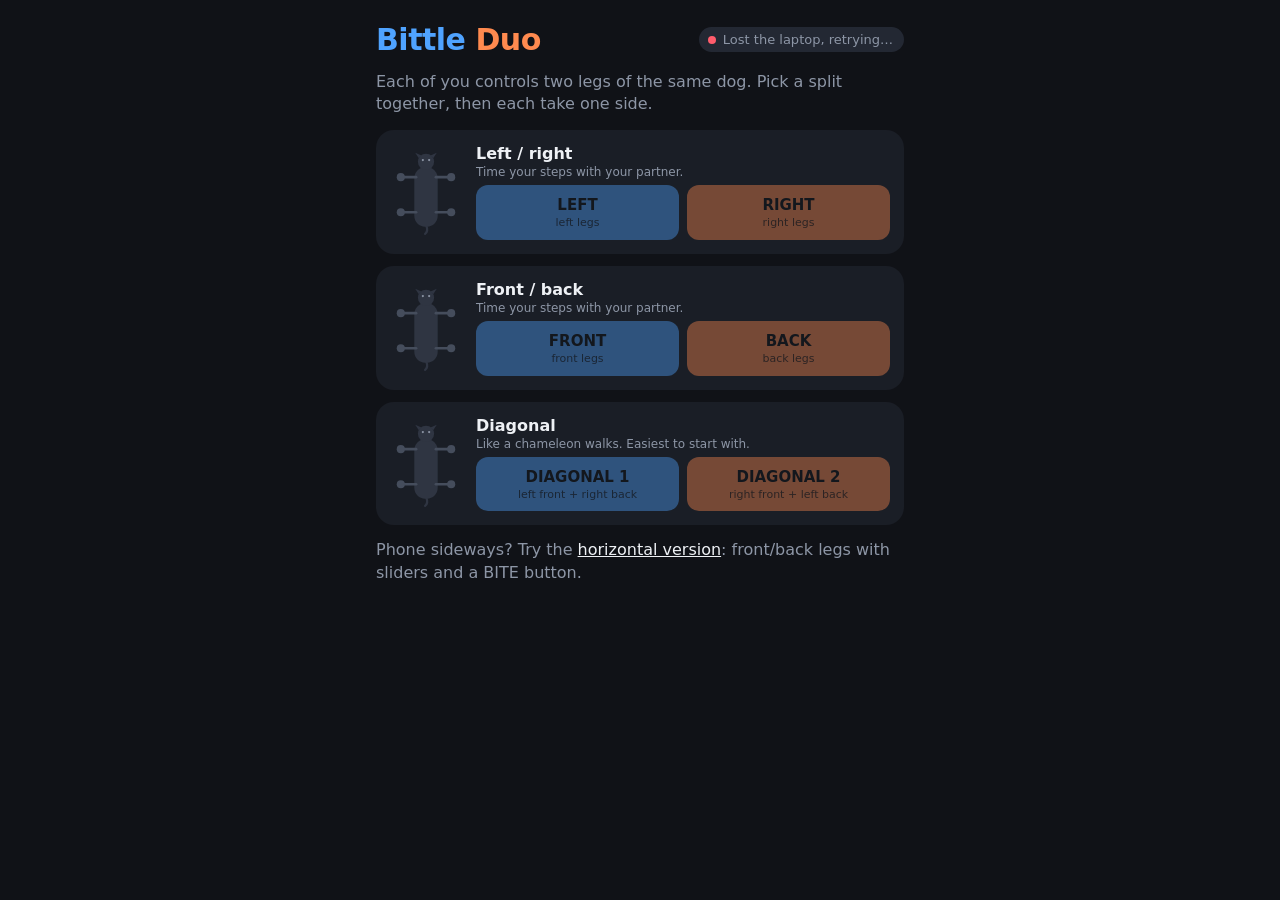
<file: software/two-player-controller/static/index.html>
<!doctype html>
<html lang="en">
<head>
<meta charset="utf-8">
<meta name="viewport" content="width=device-width, initial-scale=1, maximum-scale=1, user-scalable=no, viewport-fit=cover">
<meta name="theme-color" content="#101217">
<title>Bittle Duo</title>
<style>
  :root {
    --bg:#101217; --panel:#1a1e26; --panel-2:#232833; --line:#2f3542;
    --text:#eef1f5; --muted:#8d96a6;
    --a:#4fa3ff; --b:#ff8a4f; --up:#7cf29c; --bad:#ff5c6c;
    --side:var(--a); --other:var(--b);
    --r:18px;
  }
  * { box-sizing:border-box; -webkit-user-select:none; user-select:none; -webkit-tap-highlight-color:transparent; }
  html, body { margin:0; height:100%; background:var(--bg); color:var(--text);
    font-family:system-ui, -apple-system, "Segoe UI", sans-serif; overscroll-behavior:none; }
  body { display:flex; flex-direction:column;
    padding:env(safe-area-inset-top) env(safe-area-inset-right) env(safe-area-inset-bottom) env(safe-area-inset-left); }
  button { font:inherit; color:inherit; cursor:pointer; }
  .hidden { display:none !important; }

  /* ---------- connection pill ---------- */
  .pill { display:inline-flex; align-items:center; gap:7px; padding:5px 11px 5px 9px; border-radius:99px;
    background:var(--panel-2); color:var(--muted); font-size:13px; white-space:nowrap; }
  .pill::before { content:""; width:8px; height:8px; border-radius:50%; background:var(--bad); }
  .pill.ok::before { background:var(--up); }
  .pill.wait::before { background:#f5c84c; }

  /* ---------- role picker ---------- */
  #pick { flex:1; overflow-y:auto; padding:22px 16px 28px; display:flex; flex-direction:column; gap:14px;
    max-width:560px; width:100%; margin:0 auto; }
  #pick .top { display:flex; align-items:center; justify-content:space-between; gap:10px; }
  #pick h1 { margin:0; font-size:30px; letter-spacing:-.5px; }
  #pick h1 span { color:var(--a); } #pick h1 span + span { color:var(--b); }
  #pick .intro { margin:0; color:var(--muted); line-height:1.4; }
  .split { background:var(--panel); border-radius:var(--r); padding:14px; display:grid;
    grid-template-columns:72px 1fr; gap:6px 14px; align-items:center; }
  .split svg { grid-row:span 2; width:72px; height:90px; }
  .split h2 { margin:0; font-size:16px; }
  .split h2 small { display:block; color:var(--muted); font-weight:400; font-size:12px; margin-top:2px; }
  .split .pair { display:flex; gap:8px; }
  .role { flex:1; position:relative; border:0; border-radius:12px; padding:12px 6px 10px; font-weight:800;
    font-size:15px; color:#0b0d10; line-height:1.15; }
  .role small { display:block; font-size:11px; font-weight:500; opacity:.75; margin-top:3px; }
  .role.a { background:var(--a); } .role.b { background:var(--b); }
  .role:active { transform:scale(.97); }
  .role:disabled { opacity:.4; }
  .role .taken { position:absolute; top:-7px; right:-5px; background:var(--text); color:#0b0d10; font-size:10px;
    font-weight:700; padding:2px 6px; border-radius:99px; }

  /* ---------- play screen ---------- */
  #play { flex:1; min-height:0; display:grid; gap:10px; padding:10px;
    grid-template-areas:"bar bar" "dog dog" "p0 p1"; grid-template-columns:1fr 1fr; grid-template-rows:auto auto 1fr; }
  .bar { grid-area:bar; display:flex; align-items:center; gap:8px; }
  .me { display:flex; align-items:center; gap:8px; font-weight:800; font-size:15px; white-space:nowrap; flex:none; }
  .me::before { content:""; width:12px; height:12px; border-radius:4px; background:var(--side); flex:none; }
  .bar .pill { margin-left:auto; overflow:hidden; text-overflow:ellipsis; min-width:0; }
  .icon { flex:none; width:40px; height:40px; border:0; border-radius:12px; background:var(--panel-2);
    display:grid; place-items:center; }
  .icon svg { width:20px; height:20px; stroke:var(--text); fill:none; stroke-width:2; stroke-linecap:round; stroke-linejoin:round; }
  .icon:active { background:var(--line); }

  .dogwrap { grid-area:dog; display:flex; align-items:center; justify-content:center; gap:14px;
    background:var(--panel); border-radius:var(--r); padding:6px 12px; }
  #dog { width:120px; height:140px; flex:none; }
  .legend { display:flex; flex-direction:column; gap:6px; font-size:12px; color:var(--muted); }
  .legend i { display:inline-block; width:10px; height:10px; border-radius:50%; margin-right:6px; vertical-align:-1px; }

  .pad { position:relative; border-radius:var(--r); background:var(--panel); touch-action:none; overflow:hidden;
    outline:2px solid transparent; outline-offset:-2px; transition:outline-color .15s, background .15s; min-height:0; }
  .pad[data-slot="0"] { grid-area:p0; } .pad[data-slot="1"] { grid-area:p1; }
  .pad.active { outline-color:var(--side); background:var(--panel-2); }
  .pad.lifted { outline-color:var(--up); }
  .pad .name { position:absolute; top:10px; left:0; right:0; text-align:center; font-weight:800; font-size:14px; }
  .pad .state { position:absolute; top:29px; left:0; right:0; text-align:center; font-size:11px; letter-spacing:.08em;
    text-transform:uppercase; color:var(--muted); }
  .pad.lifted .state { color:var(--up); }
  .pad .edge { position:absolute; left:0; right:0; text-align:center; color:var(--muted); font-size:11px; }
  .pad .fwd { top:48px; } .pad .back { bottom:8px; }
  .pad .track { position:absolute; left:50%; top:68px; bottom:30px; width:6px; margin-left:-3px;
    border-radius:3px; background:var(--line); }
  .pad .track::after { content:""; position:absolute; left:-8px; right:-8px; top:50%; height:2px; margin-top:-1px;
    background:var(--line); border-radius:1px; }
  .pad .fill { position:absolute; left:50%; width:6px; margin-left:-3px; border-radius:3px; background:var(--side); opacity:.55; }
  .pad .side { position:absolute; top:50%; font-size:18px; color:var(--line); margin-top:-12px; transition:color .15s; }
  .pad .side.l { left:10px; } .pad .side.r { right:10px; }
  .pad.active .side { color:var(--muted); }
  .pad.lifted .side { color:var(--up); }
  .pad .foot { position:absolute; left:50%; width:58px; height:58px; margin:-29px 0 0 -29px; border-radius:50%;
    background:var(--side); box-shadow:0 4px 14px rgba(0,0,0,.35); display:grid; place-items:center;
    transition:background .1s, box-shadow .1s; will-change:transform, top; }
  .pad .foot::after { content:""; width:18px; height:18px; border-radius:50%; background:rgba(0,0,0,.18); }
  .pad .foot.lifted { background:var(--up); box-shadow:0 0 0 10px rgba(124,242,156,.22), 0 10px 22px rgba(0,0,0,.45); }
  .pad .coach { position:absolute; left:8px; right:8px; bottom:34px; text-align:center; font-size:12px;
    color:var(--muted); line-height:1.4; pointer-events:none; transition:opacity .3s; }
  .pad.used .coach { opacity:0; }

  /* landscape phone: pads left and right, dog in the middle, one thumb per pad */
  @media (orientation:landscape) and (max-height:540px) {
    #play { grid-template-areas:"bar bar bar" "p0 dog p1"; grid-template-columns:1fr auto 1fr; grid-template-rows:auto 1fr; }
    .dogwrap { flex-direction:column; padding:10px; }
    #dog { width:110px; height:130px; }
  }

  /* toast */
  #toast { position:fixed; left:50%; bottom:calc(18px + env(safe-area-inset-bottom)); transform:translate(-50%, 20px);
    background:var(--text); color:#0b0d10; padding:9px 14px; border-radius:12px; font-size:14px; font-weight:600;
    opacity:0; transition:opacity .2s, transform .2s; pointer-events:none; }
  #toast.show { opacity:1; transform:translate(-50%, 0); }
</style>
</head>
<body>

<!-- ======================= pick a role ======================= -->
<section id="pick">
  <div class="top">
    <h1><span>Bittle</span> <span>Duo</span></h1>
    <span class="pill" id="conn">Connecting…</span>
  </div>
  <p class="intro">Each of you controls two legs of the same dog. Pick a split together, then each take one side.</p>
  <div id="splits"></div>
  <p class="intro">Phone sideways? Try the <a href="/horizontal" style="color:var(--text)">horizontal version</a>: front/back legs with sliders and a BITE button.</p>
</section>

<!-- ======================= play ======================= -->
<section id="play" class="hidden">
  <div class="bar">
    <span class="me" id="who"></span>
    <span class="pill" id="info"></span>
    <button class="icon" id="reset" aria-label="Reset legs" title="Reset legs">
      <svg viewBox="0 0 24 24"><path d="M3 12a9 9 0 1 0 3-6.7"/><path d="M3 4v5h5"/></svg></button>
    <button class="icon" id="switch" aria-label="Switch role" title="Switch role">
      <svg viewBox="0 0 24 24"><path d="M7 7h13l-4-4"/><path d="M17 17H4l4 4"/></svg></button>
  </div>

  <div class="dogwrap">
    <svg id="dog" viewBox="0 0 160 190" aria-label="Dog seen from above, head at the top"></svg>
    <div class="legend">
      <span><i style="background:var(--side)"></i>your legs</span>
      <span><i style="background:var(--other)"></i>partner</span>
      <span><i style="background:var(--up)"></i>foot lifted</span>
    </div>
  </div>

  <div class="pad" data-slot="0">
    <div class="name"></div><div class="state">foot down</div>
    <div class="edge fwd">▲ forward</div>
    <div class="track"></div><div class="fill"></div>
    <div class="side l">‹</div><div class="side r">›</div>
    <div class="coach">Hold and slide<br><b>sideways</b> to lift,<br><b>up/down</b> to swing.<br>Let go to put it down.</div>
    <div class="foot"></div>
    <div class="edge back">▼ back</div>
  </div>
  <div class="pad" data-slot="1">
    <div class="name"></div><div class="state">foot down</div>
    <div class="edge fwd">▲ forward</div>
    <div class="track"></div><div class="fill"></div>
    <div class="side l">‹</div><div class="side r">›</div>
    <div class="coach">Hold and slide<br><b>sideways</b> to lift,<br><b>up/down</b> to swing.<br>Let go to put it down.</div>
    <div class="foot"></div>
    <div class="edge back">▼ back</div>
  </div>
</section>

<div id="toast"></div>

<script>
// Labels and colours live here. Which legs each role controls comes from the
// server (ROLES in server.py), in every status message: see ws.onmessage.
const ROLES = {
  left:  { name:'LEFT',       legs:[], partner:'right', color:'a', sub:'left legs' },
  right: { name:'RIGHT',      legs:[], partner:'left',  color:'b', sub:'right legs' },
  front: { name:'FRONT',      legs:[], partner:'back',  color:'a', sub:'front legs' },
  back:  { name:'BACK',       legs:[], partner:'front', color:'b', sub:'back legs' },
  diag1: { name:'DIAGONAL 1', legs:[], partner:'diag2', color:'a', sub:'left front + right back', short:'DIAG 1' },
  diag2: { name:'DIAGONAL 2', legs:[], partner:'diag1', color:'b', sub:'right front + left back', short:'DIAG 2' },
};
let rolesKnown = false;
const SPLITS = [
  { title:'Left / right',  note:'Time your steps with your partner.', roles:['left','right'] },
  { title:'Front / back',  note:'Time your steps with your partner.', roles:['front','back'] },
  { title:'Diagonal',      note:'Like a chameleon walks. Easiest to start with.', roles:['diag1','diag2'] },
];
const LEG_NAMES = { FL:'Left front', FR:'Right front', BL:'Left back', BR:'Right back' };
const LIFTED = 0.3;   // same threshold the old page used for "foot is up"

const $ = id => document.getElementById(id);
const legs = { FL:{swing:0,lift:0}, FR:{swing:0,lift:0}, BL:{swing:0,lift:0}, BR:{swing:0,lift:0} };
let role = null, ws = null, players = {}, connected = false;
const dragging = {}, dirty = new Set();
const mine = name => role && ROLES[role].legs.includes(name);
const cssColor = c => c === 'a' ? 'var(--a)' : 'var(--b)';

// ---------------------------------------------------------------- dog drawing
// Top-down dog, head at the top. colorOf(name) gives each leg's colour.
const HIP  = { FL:[58,62], FR:[102,62], BL:[58,140], BR:[102,140] };
const FOOT = { FL:[24,62], FR:[136,62], BL:[24,140], BR:[136,140] };
function dogSVG(state, colorOf, big) {
  let s = '<path d="M80 168 q6 14 -2 20" stroke="#2f3542" stroke-width="5" fill="none" stroke-linecap="round"/>' +
          '<rect x="54" y="40" width="52" height="132" rx="24" fill="#2f3542"/>' +
          '<path d="M64 20 l-8 -12 l14 6 z M96 20 l8 -12 l-14 6 z" fill="#2f3542"/>' +
          '<circle cx="80" cy="28" r="18" fill="#2f3542"/>' +
          '<circle cx="73" cy="24" r="2.4" fill="#8d96a6"/><circle cx="87" cy="24" r="2.4" fill="#8d96a6"/>';
  for (const name in HIP) {
    const [hx, hy] = HIP[name], [fx, fy0] = FOOT[name], leg = state[name];
    const fy = fy0 - leg.swing * 20;
    const up = leg.lift > LIFTED;
    const r = (big && mine(name) ? 11 : 9) + leg.lift * 4;
    const col = up ? 'var(--up)' : colorOf(name);
    if (up) s += `<circle cx="${fx}" cy="${fy}" r="${r + 6}" fill="var(--up)" opacity=".22"/>`;
    s += `<line x1="${hx}" y1="${hy}" x2="${fx}" y2="${fy}" stroke="#454d5c" stroke-width="6" stroke-linecap="round"/>` +
         `<circle cx="${fx}" cy="${fy}" r="${r}" fill="${col}"` +
         (big && !mine(name) && !up ? ' opacity=".7"' : '') + '/>';
  }
  return s;
}

// ---------------------------------------------------------------- role picker
function buildPicker() {
  const flat = { FL:{swing:0,lift:0}, FR:{swing:0,lift:0}, BL:{swing:0,lift:0}, BR:{swing:0,lift:0} };
  $('splits').innerHTML = SPLITS.map(sp => {
    const [ra, rb] = sp.roles;
    // until the server has said which legs each role has, draw grey legs and keep the buttons off
    const svg = dogSVG(flat, n => !rolesKnown ? '#454d5c' : ROLES[ra].legs.includes(n) ? 'var(--a)' : 'var(--b)', false);
    const btn = r => `<button class="role ${ROLES[r].color}" data-role="${r}"${rolesKnown ? '' : ' disabled'}>${ROLES[r].name}` +
                     `<small>${ROLES[r].sub}</small><span class="taken hidden"></span></button>`;
    return `<div class="split"><svg viewBox="0 0 160 190" aria-hidden="true">${svg}</svg>` +
           `<h2>${sp.title}<small>${sp.note}</small></h2><div class="pair">${btn(ra)}${btn(rb)}</div></div>`;
  }).join('');
  $('splits').style.cssText = 'display:flex;flex-direction:column;gap:12px';
  document.querySelectorAll('.role').forEach(b => b.onclick = () => join(b.dataset.role));
}
function renderPicker() {
  document.querySelectorAll('.role').forEach(b => {
    const n = (players[b.dataset.role] || 0) - (b.dataset.role === role ? 1 : 0);
    const tag = b.querySelector('.taken');
    tag.classList.toggle('hidden', n <= 0);
    tag.textContent = n === 1 ? '1 playing' : `${n} playing`;
  });
}

// ---------------------------------------------------------------- connection
function setConn(text, cls) {
  for (const el of [$('conn'), $('info')]) { el.className = 'pill ' + cls; }
  $('conn').textContent = text;
}
function connect() {
  ws = new WebSocket(`ws://${location.host}/ws`);
  ws.onopen = () => {
    connected = true; setConn('Connected', 'ok');
    if (role) ws.send(JSON.stringify({type:'join', role}));
    render();
  };
  ws.onclose = () => {
    connected = false; setConn('Lost the laptop, retrying…', '');
    $('info').textContent = 'Reconnecting…';
    setTimeout(connect, 1000);
  };
  ws.onmessage = e => {
    const msg = JSON.parse(e.data);
    if (msg.type !== 'status') return;
    let rolesChanged = !rolesKnown;
    for (const r in msg.roles) {
      if (!ROLES[r]) continue;
      if (ROLES[r].legs.join() !== msg.roles[r].join()) rolesChanged = true;
      ROLES[r].legs = msg.roles[r];
    }
    if (rolesChanged) { rolesKnown = true; buildPicker(); if (role) labelPads(); }
    players = msg.players;
    for (const name in msg.legs) if (!mine(name) || !dragging[name]) legs[name] = msg.legs[name];
    render();
  };
}

// ---------------------------------------------------------------- joining
function join(r) {
  role = r;
  const R = ROLES[r];
  document.documentElement.style.setProperty('--side', cssColor(R.color));
  document.documentElement.style.setProperty('--other', cssColor(R.color === 'a' ? 'b' : 'a'));
  $('who').textContent = R.short || R.name;
  labelPads();
  $('pick').classList.add('hidden');
  $('play').classList.remove('hidden');
  if (ws && ws.readyState === 1) ws.send(JSON.stringify({type:'join', role}));
  inRole = true; keepAwake();
  render();
}
function labelPads() {
  document.querySelectorAll('.pad').forEach(pad =>
    pad.querySelector('.name').textContent = LEG_NAMES[ROLES[role].legs[pad.dataset.slot]] || '');
}
$('switch').onclick = () => {
  inRole = false; releaseAwake();
  $('play').classList.add('hidden');
  $('pick').classList.remove('hidden');
  renderPicker();
};
$('reset').onclick = () => {
  if (ws && ws.readyState === 1) { ws.send(JSON.stringify({type:'reset'})); toast('All four feet back to the middle'); buzz(20); }
};

// ---------------------------------------------------------------- pads
// Relative drag, so touching a pad never makes the leg jump.
document.querySelectorAll('.pad').forEach(pad => {
  let start = null;
  const name = () => ROLES[role].legs[pad.dataset.slot];
  pad.addEventListener('pointerdown', e => {
    if (!role) return;
    pad.setPointerCapture(e.pointerId);
    start = { x:e.clientX, y:e.clientY, swing:legs[name()].swing, leg:name(), up:false };
    dragging[start.leg] = true;
    pad.classList.add('active', 'used');
  });
  pad.addEventListener('pointermove', e => {
    if (!start) return;
    const r = pad.getBoundingClientRect();
    const leg = legs[start.leg];
    leg.swing = Math.max(-1, Math.min(1, start.swing + (start.y - e.clientY) / (r.height * 0.4)));
    leg.lift = Math.min(1, Math.abs(e.clientX - start.x) / (r.width * 0.35));
    const up = leg.lift > LIFTED;
    if (up !== start.up) { start.up = up; buzz(up ? 12 : 8); }
    dirty.add(start.leg); render();
  });
  const end = () => {
    if (!start) return;
    if (start.up) buzz(8);
    dragging[start.leg] = false; legs[start.leg].lift = 0; dirty.add(start.leg);
    start = null; pad.classList.remove('active'); render();
  };
  pad.addEventListener('pointerup', end);
  pad.addEventListener('pointercancel', end);
});

// send at most ~20 times a second
setInterval(() => {
  if (!ws || ws.readyState !== 1) return;
  for (const name of dirty) ws.send(JSON.stringify({type:'leg', leg:name, ...legs[name]}));
  dirty.clear();
}, 50);

// ---------------------------------------------------------------- render
function render() {
  renderPicker();
  if (!role) return;
  const partner = ROLES[role].partner;
  if (connected) {
    const here = players[partner] > 0;
    $('info').className = 'pill ' + (here ? 'ok' : 'wait');
    $('info').textContent = here ? 'Partner is here' : 'Waiting for partner';
    $('info').title = here ? `${ROLES[partner].name} player is here` : `Waiting for the ${ROLES[partner].name} player`;
  }
  document.querySelectorAll('.pad').forEach(pad => {
    const leg = legs[ROLES[role].legs[pad.dataset.slot]];
    const foot = pad.querySelector('.foot'), fill = pad.querySelector('.fill');
    const top = 68, h = pad.clientHeight - 68 - 30;
    const mid = top + h / 2, y = top + h * (1 - (leg.swing + 1) / 2);
    foot.style.top = y + 'px';
    foot.style.transform = `scale(${1 + leg.lift * 0.3})`;
    fill.style.top = Math.min(mid, y) + 'px';
    fill.style.height = Math.abs(mid - y) + 'px';
    const up = leg.lift > LIFTED;
    foot.classList.toggle('lifted', up);
    pad.classList.toggle('lifted', up);
    pad.querySelector('.state').textContent = up ? 'foot lifted' : 'foot down';
  });
  $('dog').innerHTML = dogSVG(legs, n => mine(n) ? 'var(--side)' : 'var(--other)', true);
}

// ---------------------------------------------------------------- little helpers
function buzz(ms) { try { navigator.vibrate && navigator.vibrate(ms); } catch (e) {} }
let toastTimer;
function toast(text) {
  $('toast').textContent = text; $('toast').classList.add('show');
  clearTimeout(toastTimer); toastTimer = setTimeout(() => $('toast').classList.remove('show'), 1600);
}
// Keep the phone screen on while playing. Browsers only allow this on https:// or
// localhost; the phones open http://<laptop IP>, so there we show a tip once instead.
let wakeLock = null, inRole = false, wakeTipShown = false;
async function keepAwake() {
  if (!window.isSecureContext || !('wakeLock' in navigator)) {
    if (!wakeTipShown) { wakeTipShown = true; toast('Tip: set your screen timeout longer'); }
    return;
  }
  try {
    if (!wakeLock) {
      wakeLock = await navigator.wakeLock.request('screen');
      wakeLock.addEventListener('release', () => { wakeLock = null; });
    }
  } catch (e) {}
}
function releaseAwake() {
  if (wakeLock) { wakeLock.release().catch(() => {}); wakeLock = null; }
}
document.addEventListener('visibilitychange', () => { if (!document.hidden && inRole) keepAwake(); });
window.addEventListener('resize', render);

buildPicker();
connect();
</script>
</body>
</html>
</file>
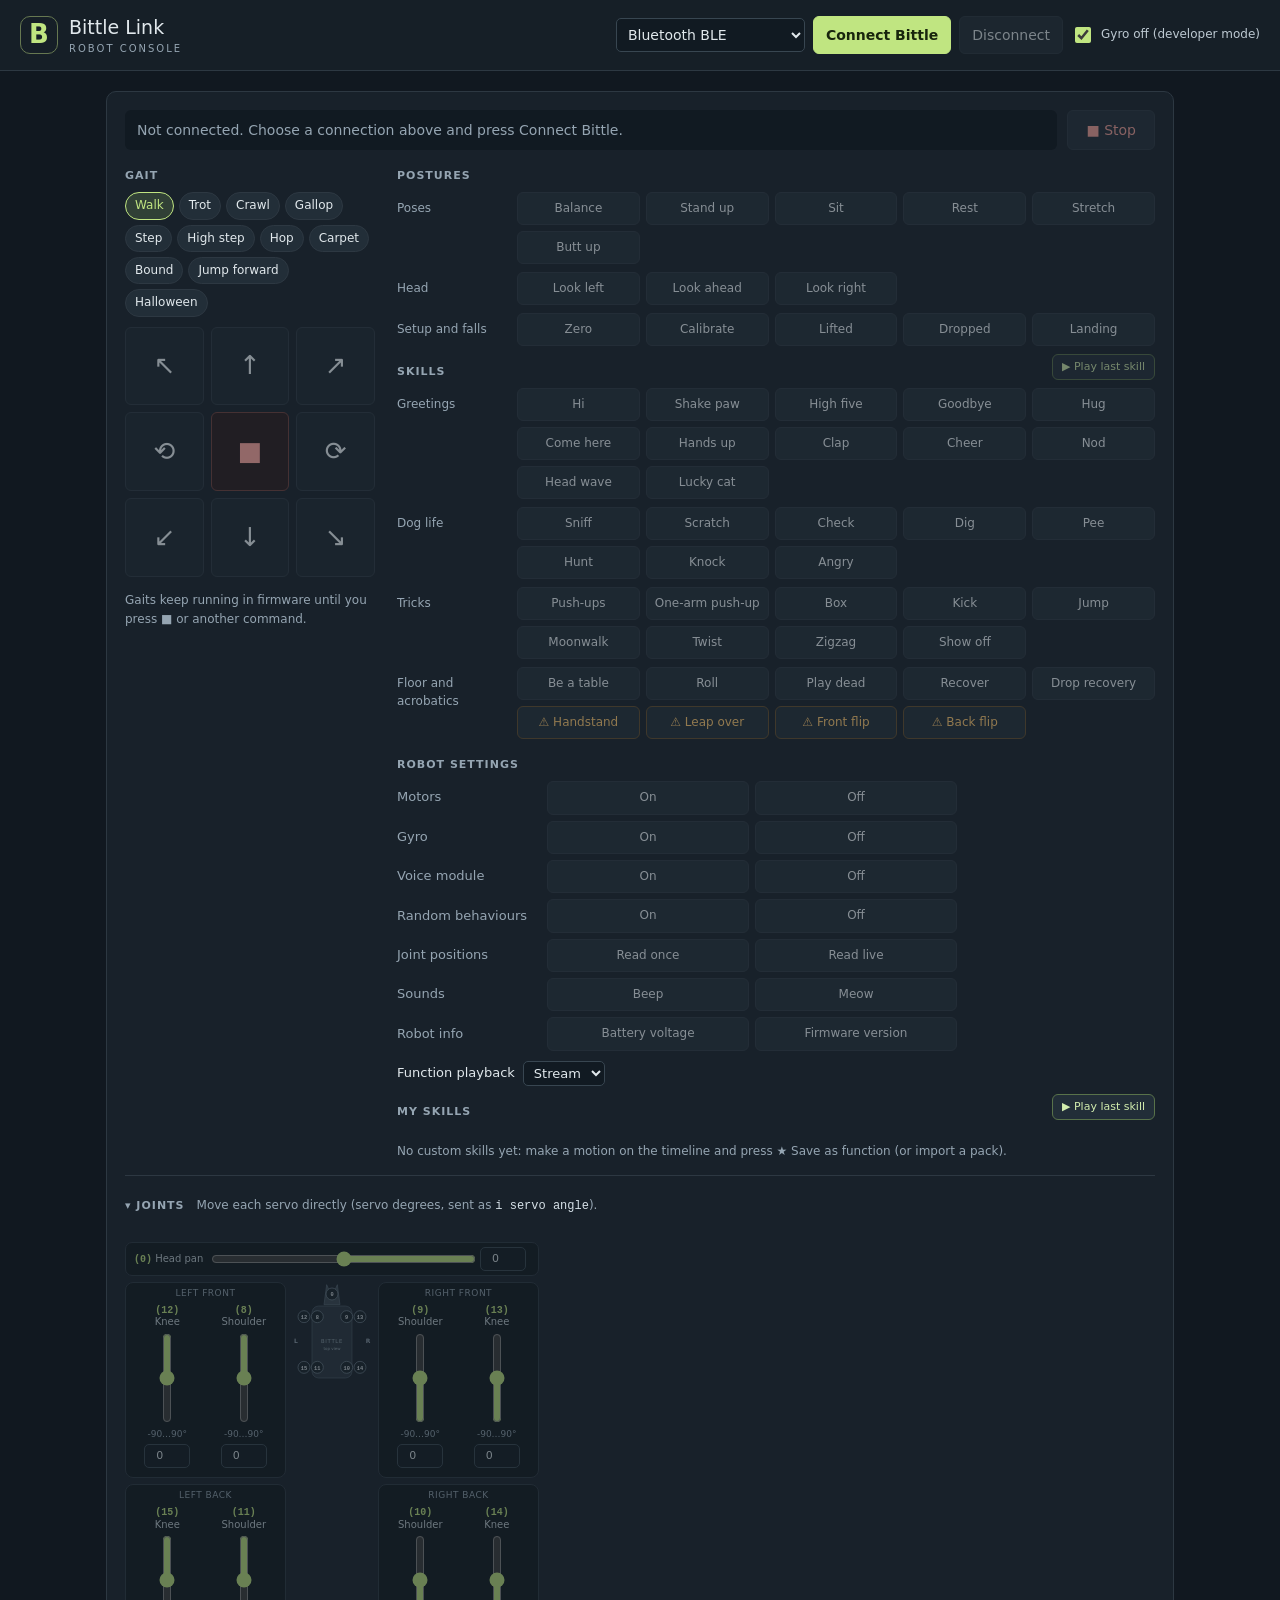
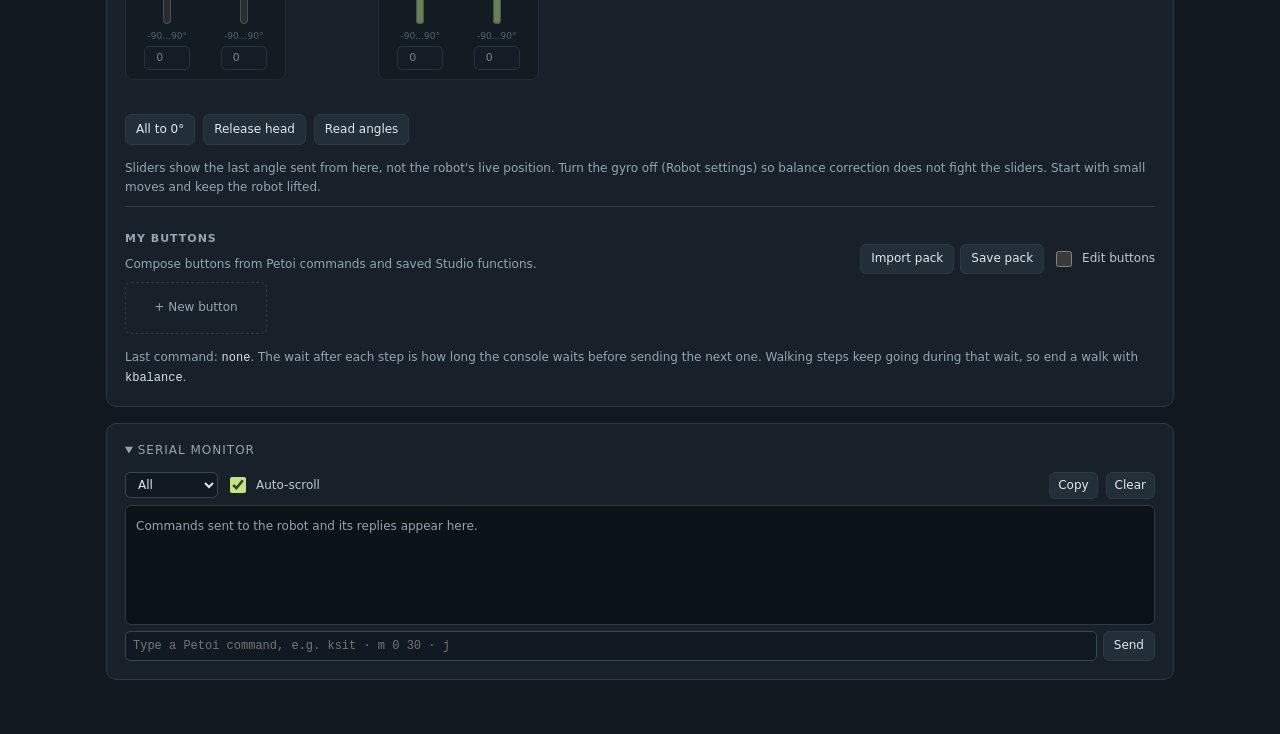
<file: software/bittle-studio/app/web/bittle-link/index.html>
<!doctype html>
<html lang="en">
<head>
<meta charset="utf-8">
<meta name="viewport" content="width=device-width, initial-scale=1">
<title>Bittle Link</title>
<link rel="stylesheet" href="./base.css">
<link rel="stylesheet" href="./console.css">
<link rel="stylesheet" href="./serial-monitor.css">
</head>
<body>
<header>
  <div class="brand"><span class="brand-mark">B</span><div>Bittle Link<small>ROBOT CONSOLE</small></div></div>
  <div class="connection">
    <select id="transport" aria-label="Connection type"><option value="ble">Bluetooth BLE</option><option value="serial">Bluetooth / USB serial</option><option value="test">Test mode · no robot</option></select>
    <button id="connect" class="primary">Connect Bittle</button>
    <button id="disconnect" disabled>Disconnect</button>
    <label class="check" title="Sends gb on connect to turn off gyro/balance assistance; gB turns it back on."><input id="developerMode" type="checkbox" checked> Gyro off (developer mode)</label>
  </div>
</header>
<main>
  <section class="panel"><div id="console"></div></section>
  <section class="panel">
    <details open><summary>Serial monitor</summary>
      <div id="serialMonitor" class="serial-standalone"></div>
    </details>
  </section>
</main>
<dialog id="importDialog" aria-labelledby="importTitle">
  <div class="dialog-head"><h2 id="importTitle">Import a pack</h2><button type="button" data-close aria-label="Close">×</button></div>
  <p class="note">Packs in the <code>saved-motions</code> folder. Bittle Studio saves there with <b>Console → Save pack</b>.</p>
  <div id="packList" class="pack-list"></div>
  <div class="dialog-foot"><button type="button" id="importFile">From another file…</button></div>
</dialog>
<div id="toast" role="status"></div>
<script type="module" src="./app.js"></script>
</body>
</html>
</file>
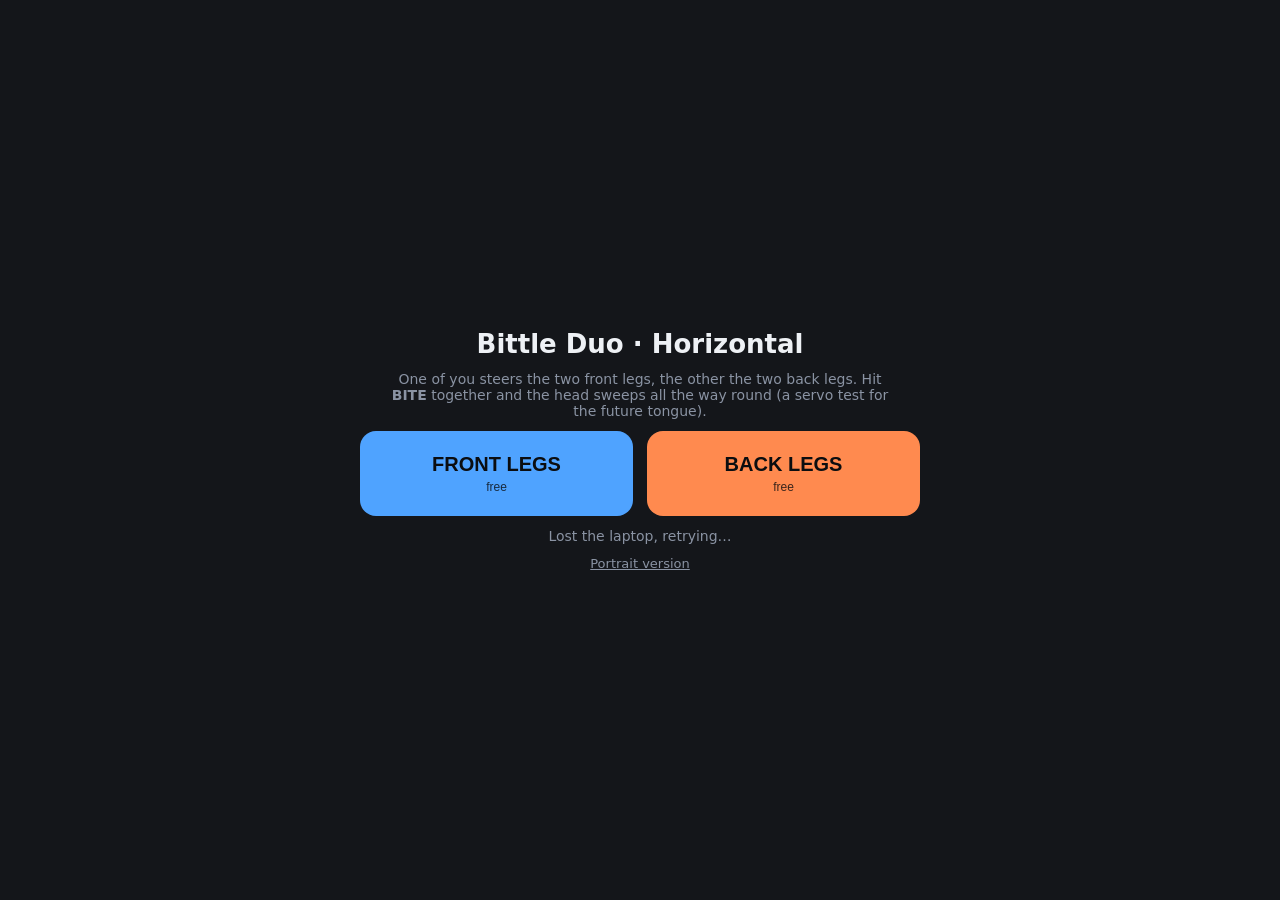
<file: software/two-player-controller/static/horizontal.html>
<!doctype html>
<html lang="en">
<head>
<meta charset="utf-8">
<meta name="viewport" content="width=device-width, initial-scale=1, maximum-scale=1, user-scalable=no, viewport-fit=cover">
<title>Bittle Duo Horizontal</title>
<!-- installable as an app: Android uses the manifest, iPhone the apple-* tags -->
<link rel="manifest" href="/manifest.webmanifest">
<meta name="theme-color" content="#14161a">
<link rel="icon" href="/icons/icon-192.png">
<link rel="apple-touch-icon" href="/icons/apple-touch-icon.png">
<meta name="apple-mobile-web-app-capable" content="yes">
<meta name="mobile-web-app-capable" content="yes">
<meta name="apple-mobile-web-app-status-bar-style" content="black-translucent">
<meta name="apple-mobile-web-app-title" content="Bittle Duo">
<style>
  :root { --bg:#14161a; --panel:#1f232a; --panel2:#2a2f38; --text:#eef1f5; --muted:#8a93a3;
          --legA:#4fa3ff; --legB:#ff8a4f; --up:#7cf29c; --tongue:#ff4f7b; --cham:#3fbf6a; }
  * { box-sizing:border-box; -webkit-user-select:none; user-select:none; -webkit-tap-highlight-color:transparent; }
  html, body { margin:0; height:100%; background:var(--bg); color:var(--text);
    font-family:system-ui, -apple-system, "Segoe UI", sans-serif; overscroll-behavior:none; overflow:hidden; }
  body { display:flex; flex-direction:column; }
  .hidden { display:none !important; }

  /* ---------- role picker ---------- */
  #pick { flex:1; display:flex; flex-direction:column; justify-content:center; align-items:center; gap:12px; padding:16px; }
  #pick h1 { margin:0; font-size:26px; }
  #pick p { margin:0; color:var(--muted); text-align:center; max-width:520px; font-size:14px; }
  #pick .pair { display:flex; gap:14px; width:100%; max-width:560px; }
  #pick button { flex:1; font-size:20px; padding:22px 8px; border:0; border-radius:16px; color:#0b0d10; font-weight:800; }
  #pick button small { display:block; font-size:12px; font-weight:500; opacity:.8; margin-top:4px; }
  #pick button[data-role=front] { background:var(--legA); }
  #pick button[data-role=back] { background:var(--legB); }
  #pick a { color:var(--muted); font-size:13px; }

  /* ---------- play screen ---------- */
  #play { flex:1; display:flex; flex-direction:column; min-height:0;
    padding:env(safe-area-inset-top) env(safe-area-inset-right) env(safe-area-inset-bottom) env(safe-area-inset-left); }
  header { display:flex; align-items:center; gap:10px; padding:6px 12px; background:var(--panel); }
  header .who { font-weight:800; color:var(--side); }
  header .info { color:var(--muted); font-size:13px; flex:1; white-space:nowrap; overflow:hidden; text-overflow:ellipsis; }
  header button { background:#333a45; color:var(--text); border:0; border-radius:8px; padding:6px 10px; font-size:13px; }

  #stage { flex:1; display:grid; grid-template-columns:minmax(150px, 1fr) minmax(220px, 1.5fr) minmax(150px, 1fr);
    gap:8px; padding:8px; min-height:0; }

  .leg { display:flex; flex-direction:column; background:var(--panel); border-radius:16px; padding:8px 8px 6px; min-height:0;
    border:2px solid transparent; }
  .leg.busy { border-color:var(--col); }
  .leg h2 { margin:0 0 6px; font-size:14px; text-align:center; color:var(--col); }
  .leg .sliders { flex:1; display:flex; gap:8px; min-height:0; }
  .leg.right .sliders { flex-direction:row-reverse; }   /* swing slider always on the outside edge */

  .slider { flex:1; display:flex; flex-direction:column; align-items:center; min-height:0; }
  .slider .end { font-size:11px; color:var(--muted); line-height:1.3; }
  .slider .name { font-size:12px; font-weight:700; margin-top:2px; }
  .slider .track { flex:1; position:relative; width:100%; max-width:72px; margin:6px 0 8px; border-radius:14px;
    background:var(--panel2); touch-action:none; min-height:60px; }
  .slider .track::before { content:""; position:absolute; left:50%; top:22px; bottom:22px; width:4px; margin-left:-2px;
    background:#3b424e; border-radius:2px; }
  .slider .fill { position:absolute; left:50%; width:4px; margin-left:-2px; background:var(--col); border-radius:2px; }
  .slider .thumb { position:absolute; left:50%; width:44px; height:44px; margin:-22px 0 0 -22px; border-radius:50%;
    background:var(--col); box-shadow:0 2px 8px rgba(0,0,0,.4); pointer-events:none; }
  .slider.active .thumb { box-shadow:0 0 0 8px color-mix(in srgb, var(--col) 30%, transparent); }
  .slider.lift.raised .thumb { background:var(--up); }
  .slider .val { font-size:11px; color:var(--muted); font-variant-numeric:tabular-nums; }

  #center { display:flex; flex-direction:column; align-items:center; gap:6px; min-height:0; min-width:0; }
  #view { flex:1; width:100%; min-height:0; background:var(--panel); border-radius:16px; position:relative; }
  #view svg { position:absolute; inset:0; width:100%; height:100%; }
  #biteRow { display:flex; align-items:center; gap:14px; }
  #bite { width:92px; height:92px; border-radius:50%; border:0; font-size:20px; font-weight:900; letter-spacing:1px;
    color:#fff; background:radial-gradient(circle at 35% 30%, #ff7d9c, var(--tongue) 60%, #b02246);
    box-shadow:0 5px 0 #7a1630, 0 8px 18px rgba(0,0,0,.45); touch-action:none; transition:transform .05s, box-shadow .05s; }
  #bite.down { transform:translateY(4px); box-shadow:0 1px 0 #7a1630, 0 3px 8px rgba(0,0,0,.45); }
  #bite.cool { filter:grayscale(.7) brightness(.7); }
  .lamp { display:flex; flex-direction:column; align-items:center; gap:3px; font-size:11px; color:var(--muted); width:58px; }
  .lamp i { width:16px; height:16px; border-radius:50%; background:#333a45; display:block; transition:background .1s; }
  .lamp.on i { background:var(--up); box-shadow:0 0 10px var(--up); }

  #rotate { position:fixed; inset:0; background:var(--bg); display:none; flex-direction:column; align-items:center;
    justify-content:center; gap:14px; text-align:center; padding:24px; z-index:10; }
  #rotate .phone { width:46px; height:80px; border:4px solid var(--text); border-radius:10px; animation:turn 1.6s ease-in-out infinite; }
  @keyframes turn { 0%,30% { transform:rotate(0) } 60%,100% { transform:rotate(-90deg) } }
  @media (orientation: portrait) { body.playing #rotate { display:flex; } }
</style>
</head>
<body>

<div id="rotate"><div class="phone"></div><b>Turn your phone sideways</b><span style="color:var(--muted)">This controller works in landscape.</span></div>

<section id="pick">
  <h1>Bittle Duo · Horizontal</h1>
  <p>One of you steers the two front legs, the other the two back legs. Hit <b>BITE</b> together and the head sweeps all the way round (a servo test for the future tongue).</p>
  <div class="pair">
    <button data-role="front">FRONT LEGS<small id="cnt-front">free</small></button>
    <button data-role="back">BACK LEGS<small id="cnt-back">free</small></button>
  </div>
  <p id="conn">Connecting…</p>
  <a href="/">Portrait version</a>
</section>

<section id="play" class="hidden">
  <header>
    <span class="who" id="who"></span>
    <span class="info" id="info"></span>
    <button id="reset">Reset legs</button>
    <button id="switch">Switch</button>
  </header>
  <div id="stage">
    <div class="leg left" data-slot="0">
      <h2></h2>
      <div class="sliders">
        <div class="slider swing"><span class="end">▲ fwd</span><div class="track"><div class="fill"></div><div class="thumb"></div></div><span class="end">▼ back</span><span class="name">Swing</span><span class="val"></span></div>
        <div class="slider lift"><span class="end">▲ up</span><div class="track"><div class="fill"></div><div class="thumb"></div></div><span class="end">▼ down</span><span class="name">Lift</span><span class="val"></span></div>
      </div>
    </div>
    <div id="center">
      <div id="view"><svg id="dog" viewBox="0 0 320 170" preserveAspectRatio="xMidYMid meet" aria-label="Side view of the chameleon Bittle"></svg></div>
      <div id="biteRow">
        <div class="lamp" id="lampMe"><i></i>you</div>
        <button id="bite">BITE</button>
        <div class="lamp" id="lampThem"><i></i>partner</div>
      </div>
    </div>
    <div class="leg right" data-slot="1">
      <h2></h2>
      <div class="sliders">
        <div class="slider swing"><span class="end">▲ fwd</span><div class="track"><div class="fill"></div><div class="thumb"></div></div><span class="end">▼ back</span><span class="name">Swing</span><span class="val"></span></div>
        <div class="slider lift"><span class="end">▲ up</span><div class="track"><div class="fill"></div><div class="thumb"></div></div><span class="end">▼ down</span><span class="name">Lift</span><span class="val"></span></div>
      </div>
    </div>
  </div>
</section>

<script>
// Player's left-hand panel drives the dog's left leg, right-hand panel its right leg.
// Which legs each role has comes from the server (status.roles); these are the defaults until it arrives.
const ROLES = {
  front: { name:'FRONT legs', legs:['FL','FR'], partner:'back' },
  back:  { name:'BACK legs',  legs:['BL','BR'], partner:'front' },
};
const LEG_NAMES = { FL:'Left front', FR:'Right front', BL:'Left back', BR:'Right back' };
const LEG_COLOR = { L:'var(--legA)', R:'var(--legB)' };   // left legs blue, right legs orange
const LIFT_SPRINGS_BACK = true;   // let go of the Lift slider and the foot goes back down

const legs = { FL:{swing:0,lift:0}, FR:{swing:0,lift:0}, BL:{swing:0,lift:0}, BR:{swing:0,lift:0} };
// joint angles the robot gets, as [shoulder, knee], sent by the server (it owns the formula and --legs style)
let angles = { FL:[42,13], FR:[42,13], BL:[48,12], BR:[48,12] };
let role = null, ws = null, players = {}, bite = { pressed:[], active:false, cooldown:false };
let head = 0, headShown = 0, biteHeld = false;   // head angle from the laptop, and the smoothed one we draw
const dragging = {}, dirty = new Set();
const mine = name => role && ROLES[role].legs.includes(name);
const clamp = (v, lo, hi) => Math.max(lo, Math.min(hi, v));
const $ = id => document.getElementById(id);
const send = obj => { if (ws && ws.readyState === 1) ws.send(JSON.stringify(obj)); };

// Lets Android install this page as an app. Browsers only allow it on https or on a
// laptop address marked as trusted (see the README), so failing here is normal.
if ('serviceWorker' in navigator) navigator.serviceWorker.register('/sw.js').catch(() => {});

function connect() {
  ws = new WebSocket(`ws://${location.host}/ws`);
  ws.onopen = () => { $('conn').textContent = 'Connected to the laptop.'; if (role) send({type:'join', role}); };
  ws.onclose = () => { $('conn').textContent = 'Lost the laptop, retrying…'; $('info').textContent = 'Reconnecting…';
                       setTimeout(connect, 1000); };
  ws.onmessage = (e) => {
    const msg = JSON.parse(e.data);
    if (msg.type !== 'status') return;
    players = msg.players || {};
    if (msg.roles) for (const r in ROLES) if (msg.roles[r]) ROLES[r].legs = msg.roles[r];
    if (msg.angles) angles = msg.angles;
    if (msg.bite) bite = msg.bite;
    if (typeof msg.head === 'number') head = msg.head;
    for (const name in msg.legs) if (!mine(name) || !dragging[name]) legs[name] = msg.legs[name];
    render();
  };
}
connect();

function join(r) {
  role = r;
  const R = ROLES[r];
  document.documentElement.style.setProperty('--side', r === 'front' ? 'var(--legA)' : 'var(--legB)');
  $('who').textContent = R.name;
  document.querySelectorAll('.leg').forEach(panel => {
    const name = R.legs[panel.dataset.slot];
    panel.style.setProperty('--col', LEG_COLOR[name[1]]);
    panel.querySelector('h2').textContent = LEG_NAMES[name] + ' leg';
  });
  $('pick').classList.add('hidden');
  $('play').classList.remove('hidden');
  document.body.classList.add('playing');
  send({type:'join', role});
  goLandscape();
  render();
}
async function goLandscape() {
  // Android Chrome only locks orientation in fullscreen; iOS ignores both, the rotate hint covers it.
  try { if (!document.fullscreenElement) await document.documentElement.requestFullscreen(); } catch (e) {}
  try { await screen.orientation.lock('landscape'); } catch (e) {}
}
document.querySelectorAll('#pick button[data-role]').forEach(b => b.onclick = () => join(b.dataset.role));
$('switch').onclick = () => {
  setBite(false);
  $('play').classList.add('hidden'); $('pick').classList.remove('hidden');
  document.body.classList.remove('playing');
  try { document.exitFullscreen(); } catch (e) {}
};
$('reset').onclick = () => send({type:'reset'});

// ---------- sliders: relative drag, the leg never jumps when you touch the track ----------
document.querySelectorAll('.leg').forEach(panel => {
  panel.querySelectorAll('.slider').forEach(slider => {
    const track = slider.querySelector('.track');
    const isLift = slider.classList.contains('lift');
    let start = null;
    const legName = () => ROLES[role].legs[panel.dataset.slot];
    track.addEventListener('pointerdown', e => {
      if (!role) return;
      e.preventDefault();
      try { track.setPointerCapture(e.pointerId); } catch (err) {}
      const leg = legName();
      start = { y:e.clientY, value: isLift ? legs[leg].lift : legs[leg].swing, leg };
      dragging[leg] = (dragging[leg] || 0) + 1;
      slider.classList.add('active'); panel.classList.add('busy');
    });
    track.addEventListener('pointermove', e => {
      if (!start) return;
      const usable = track.clientHeight - 44;              // thumb travel in px
      const leg = legs[start.leg];
      const delta = (start.y - e.clientY) / usable;        // up is positive
      if (isLift) leg.lift = clamp(start.value + delta, 0, 1);
      else leg.swing = clamp(start.value + delta * 2, -1, 1);
      dirty.add(start.leg); render();
    });
    const end = () => {
      if (!start) return;
      dragging[start.leg]--;
      if (isLift && LIFT_SPRINGS_BACK) { legs[start.leg].lift = 0; dirty.add(start.leg); }
      start = null; slider.classList.remove('active');
      if (!panel.querySelector('.slider.active')) panel.classList.remove('busy');
      render();
    };
    track.addEventListener('pointerup', end);
    track.addEventListener('pointercancel', end);
  });
});

// ---------- BITE: fires only when both players press together ----------
function setBite(down) {
  if (down === biteHeld) return;
  biteHeld = down;
  $('bite').classList.toggle('down', down);
  send({type:'bite', pressed:down});
  render();
}
$('bite').addEventListener('pointerdown', e => { e.preventDefault(); try { $('bite').setPointerCapture(e.pointerId); } catch (err) {} setBite(true); });
$('bite').addEventListener('pointerup', () => setBite(false));
$('bite').addEventListener('pointercancel', () => setBite(false));
$('bite').addEventListener('contextmenu', e => e.preventDefault());

// send leg updates at most ~20 times a second
setInterval(() => {
  for (const name of dirty) send({type:'leg', leg:name, ...legs[name]});
  dirty.clear();
}, 50);

function render() {
  if (!role) {
    for (const r in ROLES) { const n = players[r] || 0; $('cnt-' + r).textContent = n ? `${n} playing` : 'free'; }
    return;
  }
  const partner = ROLES[role].partner;
  $('info').textContent = players[partner] ? `${ROLES[partner].name} player is here` : `Waiting for ${ROLES[partner].name}…`;
  document.querySelectorAll('.leg').forEach(panel => {
    const name = ROLES[role].legs[panel.dataset.slot];
    const leg = legs[name];
    const [sh, kn] = angles[name];
    panel.querySelectorAll('.slider').forEach(slider => {
      const isLift = slider.classList.contains('lift');
      const track = slider.querySelector('.track');
      const frac = isLift ? leg.lift : (leg.swing + 1) / 2;    // 0 = bottom, 1 = top
      const usable = track.clientHeight - 44;
      const y = 22 + usable * (1 - frac);
      slider.querySelector('.thumb').style.top = y + 'px';
      const fill = slider.querySelector('.fill');
      const ref = isLift ? 22 + usable : 22 + usable / 2;       // lift fills from the bottom, swing from the middle
      fill.style.top = Math.min(y, ref) + 'px';
      fill.style.height = Math.abs(ref - y) + 'px';
      slider.classList.toggle('raised', isLift && leg.lift > 0.05);
      slider.querySelector('.val').textContent = isLift ? `knee ${kn}°` : `shoulder ${sh}°`;
    });
  });
  $('lampMe').classList.toggle('on', biteHeld);
  $('lampThem').classList.toggle('on', bite.pressed.includes(partner));
  $('bite').classList.toggle('cool', bite.cooldown && !bite.active);
}

// ---------- live side view of the chameleon Bittle (head on the right) ----------
const HIP = { F:[222, 82], B:[98, 82] };
const THIGH = 44, SHIN = 48;
const rad = d => d * Math.PI / 180;
function legPath(name) {
  // Schematic OpenCat convention: shoulder 0 = thigh straight down, bigger angle swings it back;
  // knee 0 = shin at 90° to the thigh, a negative knee folds it.
  const [sh, kn] = angles[name];
  const far = name[1] === 'R';                       // we look at the dog's left side, right legs are behind
  const [hx, hy] = HIP[name[0]]; const ox = far ? 8 : 0, oy = far ? -4 : 0;
  const a1 = rad(sh);
  const kx = hx + ox - Math.sin(a1) * THIGH, ky = hy + oy + Math.cos(a1) * THIGH;
  const a2 = a1 - rad(90 + kn);
  const fx = kx - Math.sin(a2) * SHIN, fy = ky + Math.cos(a2) * SHIN;
  return { hx:hx + ox, hy:hy + oy, kx, ky, fx, fy, far };
}
function drawLeg(name) {
  const p = legPath(name);
  const lifted = legs[name].lift > 0.3;
  const col = LEG_COLOR[name[1]];
  const op = mine(name) ? 1 : 0.4;
  const w = p.far ? 7 : 9;
  return `<g opacity="${op}">
    <polyline points="${p.hx},${p.hy} ${p.kx},${p.ky} ${p.fx},${p.fy}" fill="none" stroke="${col}" stroke-width="${w}"
      stroke-linecap="round" stroke-linejoin="round"/>
    <circle cx="${p.kx}" cy="${p.ky}" r="${w/2+1}" fill="#14161a" stroke="${col}" stroke-width="2"/>
    <circle cx="${p.fx}" cy="${p.fy}" r="${w/2+2}" fill="${lifted ? 'var(--up)' : col}"/>
  </g>`;
}
function drawDog() {
  // the laptop sends the head angle ~10x a second; ease towards it so the turn looks smooth
  headShown += (head - headShown) * 0.35;
  if (Math.abs(head - headShown) < 0.3) headShown = head;
  const turn = rad(headShown);
  const groundY = 144;   // where a front foot stands in the neutral pose (shoulder 42, knee 13)
  let s = `<line x1="0" y1="${groundY}" x2="320" y2="${groundY}" stroke="#3b424e" stroke-width="2"/>`;
  s += ['FR', 'BR'].map(drawLeg).join('');                                       // far legs first
  // tail curl, body, crest
  s += `<path d="M86 76 C 50 70, 30 90, 40 108 C 48 122, 70 116, 64 102 C 60 94, 50 98, 54 104" fill="none" stroke="var(--cham)" stroke-width="7" stroke-linecap="round"/>`;
  s += `<rect x="80" y="56" width="160" height="38" rx="18" fill="var(--cham)"/>`;
  s += `<path d="M96 57 L104 46 L112 57 L120 46 L128 57 L136 46 L144 57 L152 46 L160 57 L168 46 L176 57 L184 46 L192 57 L200 46 L208 57 L216 46 L224 57" fill="#2f9a54"/>`;
  // head with casque and big eye; when it turns we see it foreshortened (squashed sideways from the neck)
  const squash = Math.max(0.12, Math.abs(Math.cos(turn)));
  const facing = Math.cos(turn) < 0 ? -1 : 1;                  // past 90 degrees it points backwards
  s += `<g transform="translate(234 72) scale(${(squash * facing).toFixed(3)} 1) translate(-234 -72)">`;
  s += `<path d="M232 60 L262 36 L300 56 L300 74 L268 88 L234 88 Z" fill="var(--cham)"/>`;
  s += `<circle cx="276" cy="58" r="10" fill="#2f9a54"/><circle cx="278" cy="57" r="5.5" fill="#14161a"/><circle cx="280" cy="55" r="1.8" fill="#fff"/>`;
  s += `<line x1="268" y1="74" x2="300" y2="68" stroke="#1f6e3b" stroke-width="2"/>`;
  s += `</g>`;
  // top-view dial: grey arc = everything the head servo can reach, arrow = where it points now
  const cx = 34, cy = 50, r = 20, lim = rad(120);
  const pt = (a, rr) => `${(cx + Math.sin(a) * rr).toFixed(1)} ${(cy - Math.cos(a) * rr).toFixed(1)}`;
  const active = bite.active || Math.abs(headShown) > 0.5;
  s += `<path d="M ${pt(-lim, r)} A ${r} ${r} 0 1 1 ${pt(lim, r)}" fill="none" stroke="#3b424e" stroke-width="5" stroke-linecap="round"/>`;
  s += `<line x1="${cx}" y1="${cy}" x2="${pt(turn, r).split(' ')[0]}" y2="${pt(turn, r).split(' ')[1]}" stroke="${active ? 'var(--tongue)' : 'var(--muted)'}" stroke-width="3" stroke-linecap="round"/>`;
  s += `<circle cx="${cx}" cy="${cy}" r="4" fill="var(--cham)"/>`;
  s += `<text x="${cx}" y="${cy + r + 14}" fill="var(--muted)" font-size="9" text-anchor="middle" font-family="system-ui">head ${Math.round(headShown)}°</text>`;
  s += ['FL', 'BL'].map(drawLeg).join('');                                       // near legs on top
  s += `<text x="160" y="22" fill="var(--muted)" font-size="11" text-anchor="middle" font-family="system-ui">`
     + `<tspan fill="var(--legA)">●</tspan> left legs   <tspan fill="var(--legB)">●</tspan> right legs   faded = partner</text>`;
  if (bite.active) s += `<text x="160" y="40" fill="var(--tongue)" font-size="14" font-weight="800" text-anchor="middle" font-family="system-ui">HEAD SWEEP!</text>`;
  $('dog').innerHTML = s;
  requestAnimationFrame(drawDog);
}
requestAnimationFrame(drawDog);
window.addEventListener('resize', render);
</script>
</body>
</html>
</file>
<file: software/bittle-studio/app/web/bittle-link/base.css>
/* Standalone page styles, matching Bittle Studio's charcoal theme. */
:root { color-scheme: dark; --bg: #111820; --panel: #18212a; --line: #2d3842; --text: #e1e8ec; --muted: #95a5b2; --accent: #c0e581; --input: #111a22; font: 14px/1.45 'Segoe UI', system-ui, sans-serif; }
* { box-sizing: border-box; }
body { margin: 0; background: var(--bg); color: var(--text); }
button, input, select { font: inherit; }
button { border: 1px solid var(--line); border-radius: 6px; background: #222e38; color: var(--text); padding: 8px 12px; cursor: pointer; white-space: nowrap; transition: background .15s; }
button:hover { background: #34434e; }
button:disabled { opacity: .5; cursor: not-allowed; }
button:focus-visible, input:focus-visible, select:focus-visible { outline: 2px solid var(--accent); outline-offset: 2px; }
input, select { background: var(--input); border: 1px solid #384651; color: var(--text); border-radius: 5px; padding: 7px; min-width: 0; }
input[type=checkbox] { accent-color: var(--accent); width: 16px; height: 16px; }
.primary { background: var(--accent); color: #18250d; border-color: var(--accent); font-weight: 600; }
.primary:hover { background: #d1f39c; }
.danger { color: #f7a29b; }
.check { display: flex; align-items: center; gap: 7px; font-size: 12px; color: #bdc9d2; }
code { font-family: Consolas, monospace; color: #d6e1e8; }

header { display: flex; align-items: center; justify-content: space-between; gap: 16px; flex-wrap: wrap; padding: 14px 20px; border-bottom: 1px solid var(--line); background: #161f27; }
.brand { display: flex; gap: 11px; align-items: center; font-size: 19px; }
.brand-mark { height: 38px; width: 38px; border: 1px solid #667851; color: var(--accent); border-radius: 10px; font-size: 26px; font-weight: 600; line-height: 34px; text-align: center; }
.brand small { display: block; font-size: 10px; letter-spacing: 2px; color: var(--muted); }
.connection { display: flex; gap: 8px; align-items: center; flex-wrap: wrap; }
main { max-width: 1100px; margin: 0 auto; padding: 20px 16px 40px; }
.panel { background: var(--panel); border: 1px solid var(--line); border-radius: 10px; padding: 18px; margin-bottom: 16px; }
.terminal { display: flex; gap: 8px; margin-bottom: 10px; }
.terminal input { flex: 1; }
.log { height: 170px; overflow: auto; margin: 0; background: #0d151c; border: 1px solid var(--line); border-radius: 6px; padding: 12px; color: #b8c6d0; font: 12px/1.5 Consolas, monospace; white-space: pre-wrap; }
details summary { cursor: pointer; color: var(--muted); font-size: 12px; letter-spacing: 1px; text-transform: uppercase; margin-bottom: 12px; }
dialog { width: min(560px, calc(100vw - 32px)); max-height: 85vh; overflow: auto; background: var(--panel); color: var(--text); border: 1px solid #4f606c; border-radius: 12px; padding: 20px; }
dialog::backdrop { background: #060c13c9; }
.dialog-head { display: flex; justify-content: space-between; align-items: center; margin-bottom: 8px; }
.dialog-head h2 { margin: 0; font-size: 18px; }
.dialog-foot { display: flex; justify-content: flex-end; margin-top: 14px; }
.pack-list { display: grid; gap: 6px; margin-top: 12px; }
.pack-row { display: flex; justify-content: space-between; align-items: center; gap: 10px; padding: 10px 12px; border: 1px solid var(--line); border-radius: 7px; background: #0d151c; }
.pack-row small { display: block; color: var(--muted); font-size: 12px; }
.pack-list .note, dialog .note { font-size: 12px; color: var(--muted); margin: 0; }
#toast { position: fixed; bottom: 22px; left: 50%; transform: translateX(-50%) translateY(100px); opacity: 0; transition: .2s; z-index: 10; background: #d6edb5; color: #223116; padding: 12px 18px; border-radius: 8px; max-width: calc(100vw - 32px); }
#toast.show { transform: translateX(-50%); opacity: 1; }
#toast.error { background: #ffc6bc; color: #4a2118; }
@media (max-width: 600px) { header { padding: 12px 16px; } .connection { width: 100%; } .connection select { flex: 1; } }

.serial-standalone { height: 320px; }
</file>
<file: software/bittle-studio/app/web/bittle-link/console.css>
/* Bittle Link console. Uses the host's --line, --accent, --muted and --text tokens (base.css defines them standalone). */
.bittle-console h4 { margin: 18px 0 8px; font-size: 11px; letter-spacing: 1px; text-transform: uppercase; color: var(--muted); font-weight: 600; }
.bittle-console .note { font-size: 12px; color: var(--muted); line-height: 1.6; margin: 14px 0 0; }
.bittle-console .hidden { display: none !important; }
.console-top { display: flex; gap: 10px; align-items: stretch; }
.console-status { flex: 1; margin: 0; padding: 10px 12px; background: #111a22; border-radius: 6px; color: var(--accent); }
.console-top button { padding-inline: 18px; }
.bittle-console.offline .console-status { color: var(--muted); }
.bittle-console.offline .console-pad button, .bittle-console.offline .console-grid button:not(.custom-add), .bittle-console.offline .settings-rows button { opacity: .55; }
/* Postures and skills in groups: the group's name beside its buttons, or above them in a narrow console. */
.button-groups { display: grid; gap: 8px; }
.button-group { display: grid; grid-template-columns: 110px 1fr; align-items: start; gap: 10px; }
.button-group-name { font-size: 12px; color: var(--muted); padding-top: 8px; }
/* Robot settings: one row per setting, its name, then its buttons side by side (on, off). */
.settings-rows { display: grid; gap: 6px; max-width: 560px; }
.settings-row { display: grid; grid-template-columns: 140px 1fr; align-items: center; gap: 10px; }
.settings-name { font-size: 13px; color: var(--muted); }
.settings-buttons { display: grid; grid-template-columns: repeat(2, minmax(0, 1fr)); gap: 6px; }
.settings-buttons button { padding: 7px 6px; font-size: 12px; }
.console-layout { display: grid; grid-template-columns: 250px 1fr; gap: 22px; }
.gait-chips { display: flex; flex-wrap: wrap; gap: 5px; margin-bottom: 10px; }
.gait-chips button { padding: 4px 9px; font-size: 12px; border-radius: 14px; }
.gait-chips button.selected { background: #304036; border-color: var(--accent); color: var(--accent); }
.console-pad { display: grid; grid-template-columns: repeat(3, 1fr); gap: 7px; }
.console-pad button { aspect-ratio: 1; font-size: 26px; padding: 0; background: #1d2831; }
.console-pad button:active { background: #3a4c38; }
.console-pad .pad-stop { color: #f7a29b; border-color: #6b3f3b; background: #2a1d1f; }
.console-grid { display: grid; grid-template-columns: repeat(auto-fill, minmax(112px, 1fr)); gap: 6px; }
.console-grid button { padding: 8px 6px; font-size: 12px; white-space: normal; line-height: 1.25; }
.console-grid button.risky { color: #f4c16d; border-color: #5f4c2c; }
.console-joints { margin-top: 14px; border-top: 1px solid var(--line); padding-top: 4px; }
.console-joints summary { cursor: pointer; display: flex; align-items: baseline; gap: 12px; flex-wrap: wrap; list-style: none; text-transform: none; letter-spacing: normal; margin: 0; }
.console-joints summary::-webkit-details-marker { display: none; }
.console-joints summary h4::before { content: '▸ '; }
.console-joints[open] summary h4::before { content: '▾ '; }
.console-joints summary .note { margin: 0; }
/* Joint panel: Petoi Skill Composer layout, robot seen from above with the head at the top. */
.joint-sliders { display: grid; grid-template-columns: 1fr minmax(120px, 170px) 1fr; grid-template-areas: "head head head" "lf body rf" "lb body rb"; gap: 12px 16px; margin-top: 10px; align-items: start; }
.area-head { grid-area: head; justify-self: center; width: min(100%, 520px); } .area-body { grid-area: body; } .area-lf { grid-area: lf; } .area-rf { grid-area: rf; } .area-lb { grid-area: lb; } .area-rb { grid-area: rb; }
.area-lf, .area-lb { justify-self: end; } .area-rf, .area-rb { justify-self: start; }
.joint-leg { border: 1px solid var(--line); border-radius: 8px; padding: 8px 10px 10px; background: #0f171e; }
.joint-leg-title { font-size: 11px; letter-spacing: 1px; text-transform: uppercase; color: var(--muted); text-align: center; margin-bottom: 6px; }
.joint-leg-sliders { display: flex; gap: 10px; }
.joint-control { display: flex; flex-direction: column; align-items: center; gap: 6px; padding: 6px; border-radius: 7px; border: 1px solid transparent; transition: background .15s, border-color .15s; }
.joint-control.active { background: #1e2c22; border-color: var(--accent); }
.joint-label { font-size: 12px; color: #c7d3da; white-space: nowrap; }
.joint-label b { color: var(--accent); font-family: Consolas, monospace; font-weight: 600; }
.joint-control input[type=range] { accent-color: var(--accent); padding: 0; }
.joint-control.vertical input[type=range] { writing-mode: vertical-lr; direction: rtl; height: 150px; width: 22px; }
.joint-control:not(.vertical) { border-color: var(--line); background: #0f171e; }
.joint-control:not(.vertical).active { background: #1e2c22; border-color: var(--accent); }
.joint-control:not(.vertical) input[type=range] { width: 100%; }
.joint-control input[type=number] { width: 62px; text-align: center; }
.joint-centre { display: flex; justify-content: center; }
.joint-diagram { width: 100%; max-width: 170px; height: auto; }
.joint-diagram .body { fill: #2a3540; stroke: #4f606c; }
.joint-diagram .head { fill: #3a4752; stroke: #5d6f7c; }
.joint-diagram .caption { fill: var(--muted); font-size: 8px; text-anchor: middle; letter-spacing: 1px; }
.joint-diagram .caption.small { font-size: 6px; letter-spacing: 0; }
.joint-diagram .side { fill: var(--muted); font-size: 9px; text-anchor: middle; font-weight: 600; }
.servo-dot { cursor: pointer; outline: none; }
.servo-dot circle { fill: #18222b; stroke: #6b7d8a; stroke-width: 1.2; transition: fill .15s, stroke .15s; }
.servo-dot text { fill: var(--text); font: 600 8px Consolas, monospace; text-anchor: middle; pointer-events: none; }
.servo-dot.active circle, .servo-dot:focus-visible circle { fill: var(--accent); stroke: var(--accent); }
.servo-dot.active text, .servo-dot:focus-visible text { fill: #18250d; }
.joint-layout { container: joints / inline-size; }
.joint-range { display: flex; justify-content: space-between; width: 100%; font-size: 10px; color: var(--muted); gap: 6px; }
.joint-control.vertical .joint-range { justify-content: center; white-space: nowrap; }
@container joints (max-width: 600px) {
  /* Narrow panels keep the composer arrangement (legs at the corners, body in the middle) in a compact size. */
  .joint-sliders { grid-template-columns: minmax(0, 1fr) minmax(54px, 80px) minmax(0, 1fr); grid-template-areas: "head head head" "lf body rf" "lb body rb"; gap: 6px; }
  .area-lf, .area-lb, .area-rf, .area-rb { justify-self: stretch; }
  .area-head { width: 100%; }
  .joint-diagram { max-width: 80px; }
  .joint-centre { align-items: center; }
  .joint-leg { padding: 4px 3px 6px; }
  .joint-leg-title { font-size: 9px; margin-bottom: 2px; letter-spacing: .5px; }
  .joint-leg-sliders { gap: 0; justify-content: space-around; }
  .joint-control { padding: 2px; gap: 3px; }
  .joint-label { font-size: 10px; white-space: normal; text-align: center; line-height: 1.15; }
  .joint-control.vertical .joint-label b { display: block; }
  .joint-control.vertical input[type=range] { height: clamp(64px, calc(12vh - 18px), 110px); }
  .joint-control input[type=number] { width: 46px; font-size: 11px; padding: 3px 2px; }
  .joint-range { font-size: 9px; }
  .joint-control:not(.vertical) { display: grid; grid-template-columns: auto 1fr 50px; align-items: center; gap: 6px; padding: 4px 8px; }
  .joint-control:not(.vertical) .joint-range { display: none; }
}
.joint-actions { display: flex; gap: 8px; flex-wrap: wrap; margin-top: 10px; }
.joint-actions button { font-size: 12px; padding: 6px 10px; }
.bittle-console.offline .joint-sliders { opacity: .7; }
.console-custom-head { display: flex; justify-content: space-between; align-items: end; gap: 12px; margin-top: 8px; padding-top: 6px; border-top: 1px solid var(--line); }
.console-custom-head .note { margin: 0 0 8px; }
.console-tools { display: flex; gap: 8px; align-items: center; margin-bottom: 8px; }
.console-tools span { display: flex; gap: 6px; }
.console-tools button { font-size: 12px; padding: 5px 10px; }
.custom-grid { grid-template-columns: repeat(auto-fill, minmax(140px, 1fr)); }
.custom-grid button { min-height: 52px; font-weight: 600; position: relative; }
.custom-grid button small { position: absolute; top: 4px; right: 7px; font-weight: 400; opacity: .7; }
.custom-grid .custom-add { border-style: dashed; background: transparent; color: var(--muted); font-weight: 400; }
.custom-grid button.running { outline: 2px solid var(--accent); outline-offset: 2px; animation: console-pulse 1s ease-in-out infinite alternate; }
@keyframes console-pulse { to { filter: brightness(1.3); } }
.bittle-console .color-green { background: #2c3d2a; border-color: #58724a; color: #d2edae; }
.bittle-console .color-blue { background: #1f3244; border-color: #3f6687; color: #b9dcf7; }
.bittle-console .color-amber { background: #3d321d; border-color: #7a6334; color: #f6d9a0; }
.bittle-console .color-red { background: #3d2224; border-color: #7a4447; color: #ffc6bc; }
.bittle-console .color-violet { background: #2f2540; border-color: #634d85; color: #dccbfa; }
.bittle-console .color-grey { background: #2a333b; border-color: #4f5d68; color: #d6e1e8; }
.console-editor { margin-top: 14px; padding: 16px; border: 1px solid #4f606c; border-radius: 8px; background: #121b23; }
.console-editor h4 { margin: 0; }
.editor-head { display: flex; justify-content: space-between; align-items: baseline; gap: 10px; margin-bottom: 12px; }
.editor-head .note { margin: 0; }
.editor-fields { display: flex; flex-wrap: wrap; gap: 16px; align-items: end; margin-bottom: 14px; }
.editor-fields > label:first-child { display: flex; flex-direction: column; gap: 6px; font-size: 12px; flex: 1; min-width: 200px; }
.editor-colors { display: flex; flex-direction: column; gap: 6px; font-size: 12px; }
.editor-colors > div { display: flex; gap: 6px; }
.bittle-console .swatch { width: 28px; height: 28px; padding: 0; border-radius: 50%; }
.bittle-console .swatch[aria-pressed=true] { outline: 2px solid var(--text); outline-offset: 2px; }
.step-list { display: grid; gap: 6px; }
.step-list .note { margin: 0 0 6px; }
.step-row { display: grid; grid-template-columns: 22px 150px 1fr 110px auto; gap: 7px; align-items: center; }
.step-number { color: var(--muted); font: 12px Consolas, monospace; text-align: right; }
.step-row input:not([type=number]), .step-row select { width: 100%; }
.step-wait { display: flex; align-items: center; gap: 5px; font-size: 12px; color: var(--muted); }
.step-wait input { width: 78px; }
.bittle-console .row-actions { display: flex; gap: 5px; }
.bittle-console .row-actions button { padding: 5px 9px; }
.editor-step-actions { display: flex; flex-wrap: wrap; gap: 8px; align-items: center; margin: 12px 0 16px; }
.editor-step-actions .check { margin-left: auto; }
.console-editor-actions { display: flex; gap: 10px; flex-wrap: wrap; }
@media (max-width: 760px) {
  .console-layout { grid-template-columns: 1fr; }
  .console-drive { max-width: 280px; }
  .step-row { grid-template-columns: 22px 1fr auto; }
  .step-row > input, .step-row > select:not(:first-of-type) { grid-column: 2 / -1; }
  .step-wait { grid-column: 2; }
}

/* The console adapts to its container: narrow hosts (Studio's inspector) stack the pad above the grids. */
.bittle-console { container: console / inline-size; }
@container console (max-width: 600px) {
  .console-layout { grid-template-columns: 1fr; gap: 6px; }
  .console-drive { max-width: 260px; width: 100%; margin: 0 auto; }
  .console-grid { grid-template-columns: repeat(auto-fill, minmax(84px, 1fr)); gap: 4px; }
  .console-grid button { padding: 6px 3px; font-size: 11px; }
  .settings-row { grid-template-columns: 1fr; gap: 3px; }
  .button-groups { gap: 4px; }
  .button-group { grid-template-columns: 1fr; gap: 2px; }
  .button-group-name { font-size: 10px; line-height: 1.1; padding-top: 0; text-transform: uppercase; letter-spacing: .04em; }
  /* Slimmer buttons in groups, so that their captions add no height: the Skills tab still fits at 1280 × 720. */
  .button-groups .console-grid button { padding: 4px 3px; line-height: 1.15; }
  .settings-buttons button { padding: 6px 3px; font-size: 11px; }
  .bittle-console h4 { margin: 10px 0 6px; }
  .console-custom-head { flex-wrap: wrap; }
  .console-top button { padding-inline: 12px; }
  .step-row { grid-template-columns: 18px 1fr auto; }
  .step-row > input, .step-row > select:not(:first-of-type) { grid-column: 2 / -1; }
  .step-wait { grid-column: 2; }
}

/* Left legs: minimum at the top (mirrors the right side). */
.joint-control.vertical.inverted input[type=range] { direction: ltr; }
/* The head: its largest angle, looking left, on the left. */
.joint-control.mirrored input[type=range] { direction: rtl; }

/* Tab mode (narrow hosts such as Studio's Robot control panel). */
.console-tabs { display: flex; gap: 2px; margin: 10px 0 8px; border-bottom: 1px solid var(--line); }
.console-tabs button { flex: 1; min-width: 0; padding: 7px 2px; font-size: 12px; background: none; border: 0; border-bottom: 2px solid transparent; border-radius: 0; color: var(--muted); }
.console-tabs button[aria-selected="true"] { color: var(--accent); border-bottom-color: var(--accent); }
.console-pane.hidden { display: none; }
.bittle-console.tabbed .console-pane > [data-section] > h4:first-child,
.bittle-console.tabbed .console-pane > [data-section] > div:first-child h4 { margin-top: 4px; }

/* Section heading with a replay button (Skills, My skills). */
.bittle-console .section-head { display: flex; align-items: center; justify-content: space-between; gap: 8px; }
.bittle-console .section-head h4 { margin-bottom: 8px; }
.bittle-console .replay { font-size: 11px; padding: 4px 9px; border-color: #58724a; color: #d2edae; white-space: nowrap; overflow: hidden; text-overflow: ellipsis; max-width: 70%; }
.bittle-console.tabbed .console-tabs button { font-size: 11px; }

/* Seven tabs: wrap onto two rows rather than clipping names like "Robot settings". */
.console-tabs { flex-wrap: wrap; row-gap: 0; }
.console-tabs button { flex: 1 0 auto; padding: 6px 8px; }

.playback-mode { display: flex; align-items: center; gap: 8px; margin-top: 10px; font-size: 13px; }
.playback-mode select { padding: 3px 6px; }
</file>
<file: software/bittle-studio/app/web/bittle-link/serial-monitor.css>
/* Serial monitor (shared by Bittle Studio and Bittle Link). Uses the host's --line, --accent, --muted, --text tokens. */
.serial-monitor { display: flex; flex-direction: column; min-height: 0; height: 100%; gap: 6px; }
.sm-toolbar { display: flex; align-items: center; gap: 8px; flex-wrap: wrap; font-size: 12px; }
.sm-toolbar select, .sm-toolbar button { font-size: 12px; padding: 4px 8px; }
.sm-spacer { flex: 1; }
.sm-list { flex: 1; min-height: 120px; overflow: auto; background: #0b1218; border: 1px solid var(--line); border-radius: 6px; padding: 6px 8px; font: 12px/1.45 Consolas, monospace; }
.sm-empty { color: var(--muted); font-family: 'Segoe UI', system-ui, sans-serif; margin: 6px 2px; }
.sm-row { display: grid; grid-template-columns: auto auto 1fr auto; gap: 2px 8px; align-items: baseline; padding: 2px 0; }
.sm-row.sm-hidden { display: none; }
.sm-row time { color: #5f6f7b; font-size: 10px; }
.sm-row code { color: var(--text); white-space: pre-wrap; overflow-wrap: anywhere; font-family: inherit; }
.sm-tx { border-top: 1px solid #18232c; padding-top: 4px; margin-top: 2px; }
.sm-tx .sm-arrow, .sm-tx code { color: var(--accent); }
.sm-rx { padding-left: 18px; }
.sm-rx .sm-arrow, .sm-rx code { color: #8cc4f0; }
.sm-origin { justify-self: end; font: 10px 'Segoe UI', system-ui, sans-serif; color: #c7d3da; background: #1c2832; border: 1px solid #2d3a45; border-radius: 9px; padding: 0 7px; white-space: nowrap; }
.sm-meaning { grid-column: 3 / -1; color: var(--muted); font: 11px 'Segoe UI', system-ui, sans-serif; }
.sm-rx .sm-meaning { grid-column: 3 / -1; }
.sm-note { display: block; color: #f4c16d; font-size: 11px; padding: 4px 0; }
.sm-input { display: flex; gap: 6px; }
.sm-input input { flex: 1; min-width: 0; font: 12px Consolas, monospace; }
.sm-input button { font-size: 12px; padding: 5px 10px; }

/* Commands shown for learning while no robot is connected (simulator only, nothing sent). */
.sm-preview code { opacity: .75; font-style: italic; }
.sm-badge { font-size: .75em; padding: 0 6px; border-radius: 8px; border: 1px dashed currentColor; opacity: .7; margin-left: 6px; white-space: nowrap; }
</file>
